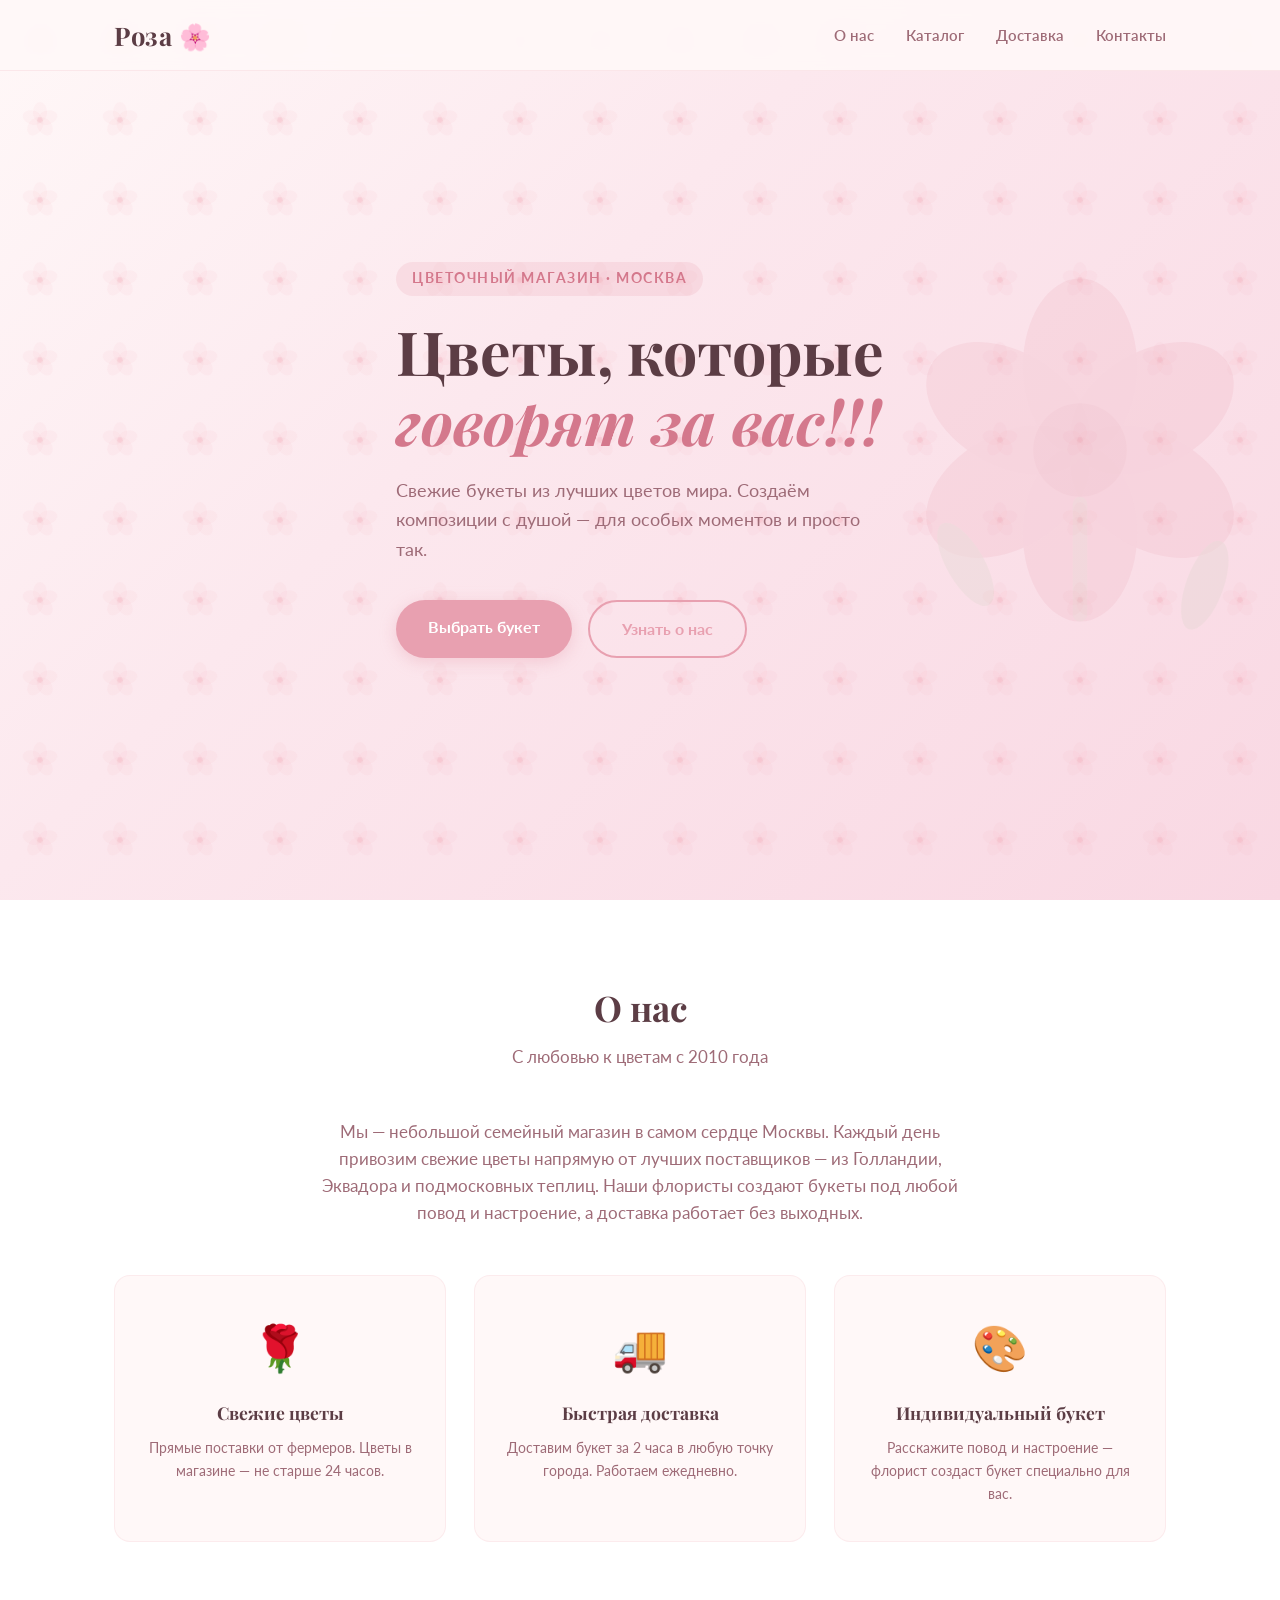
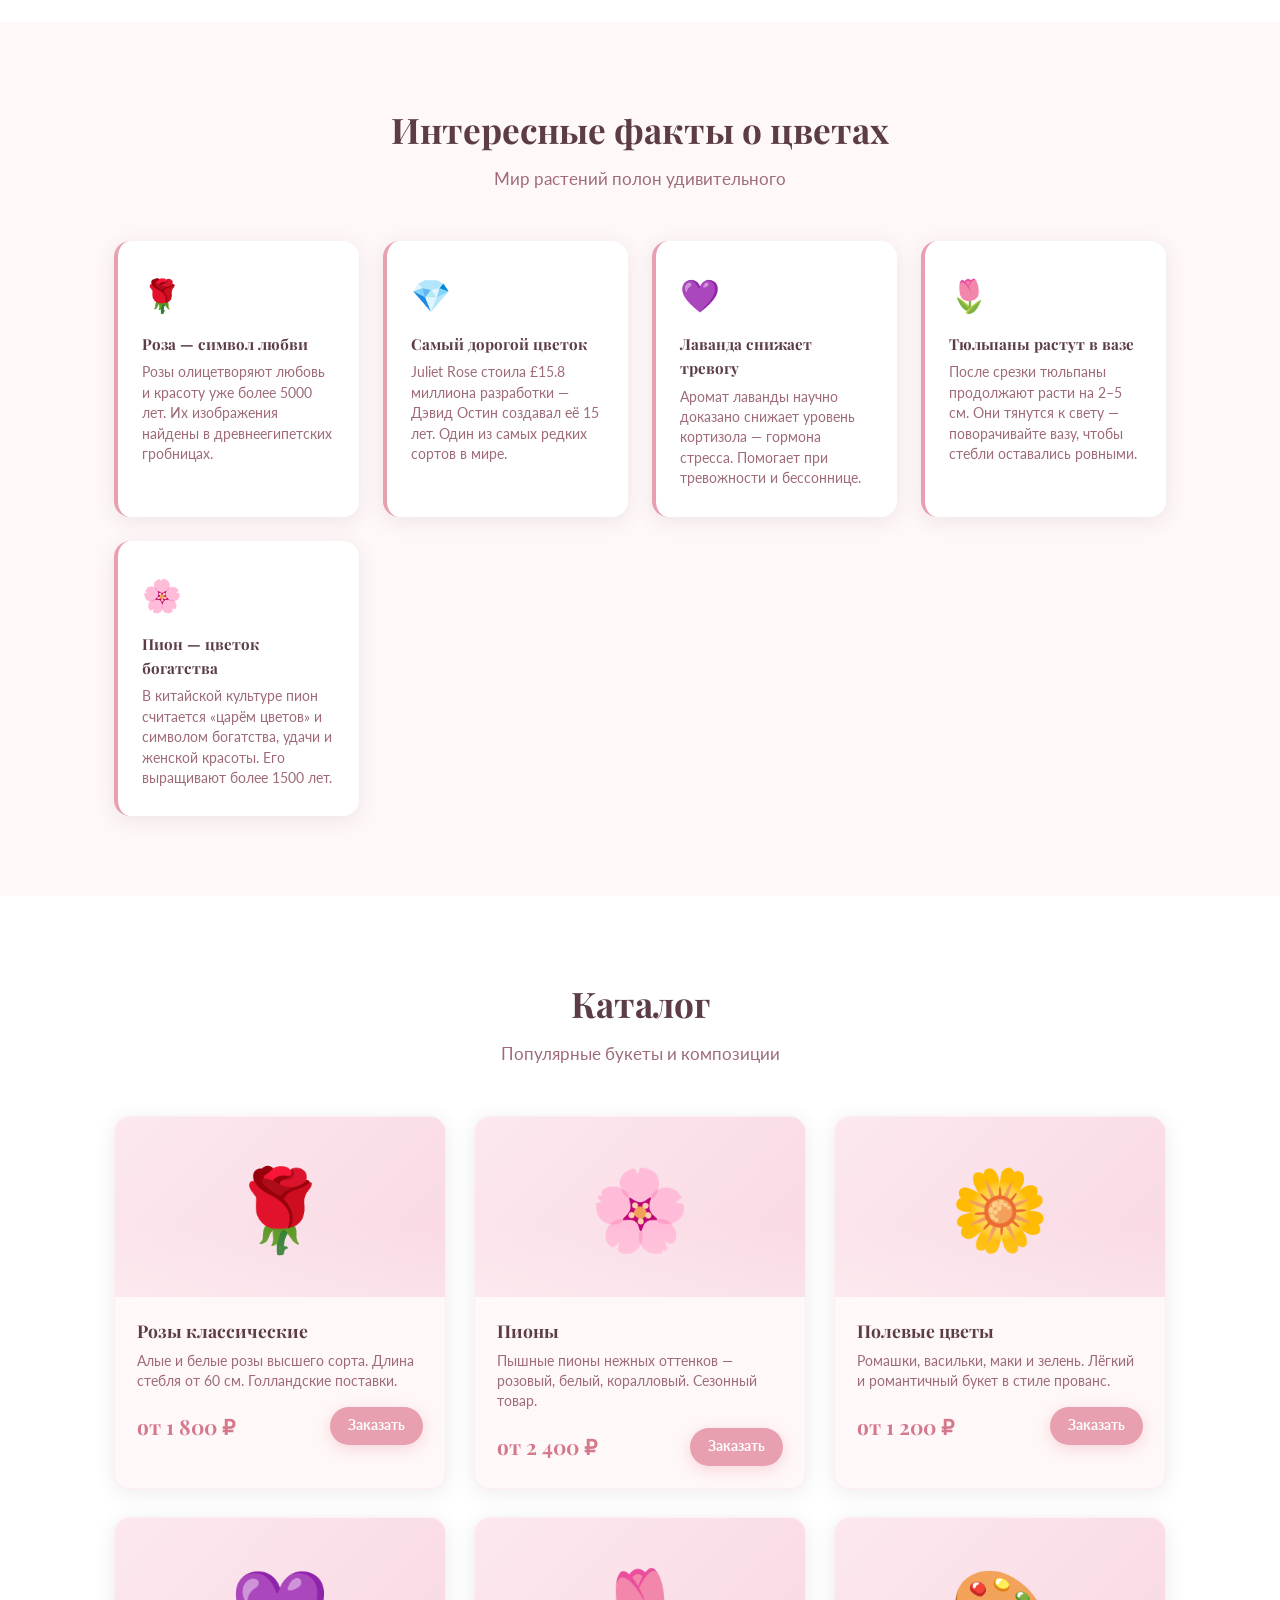
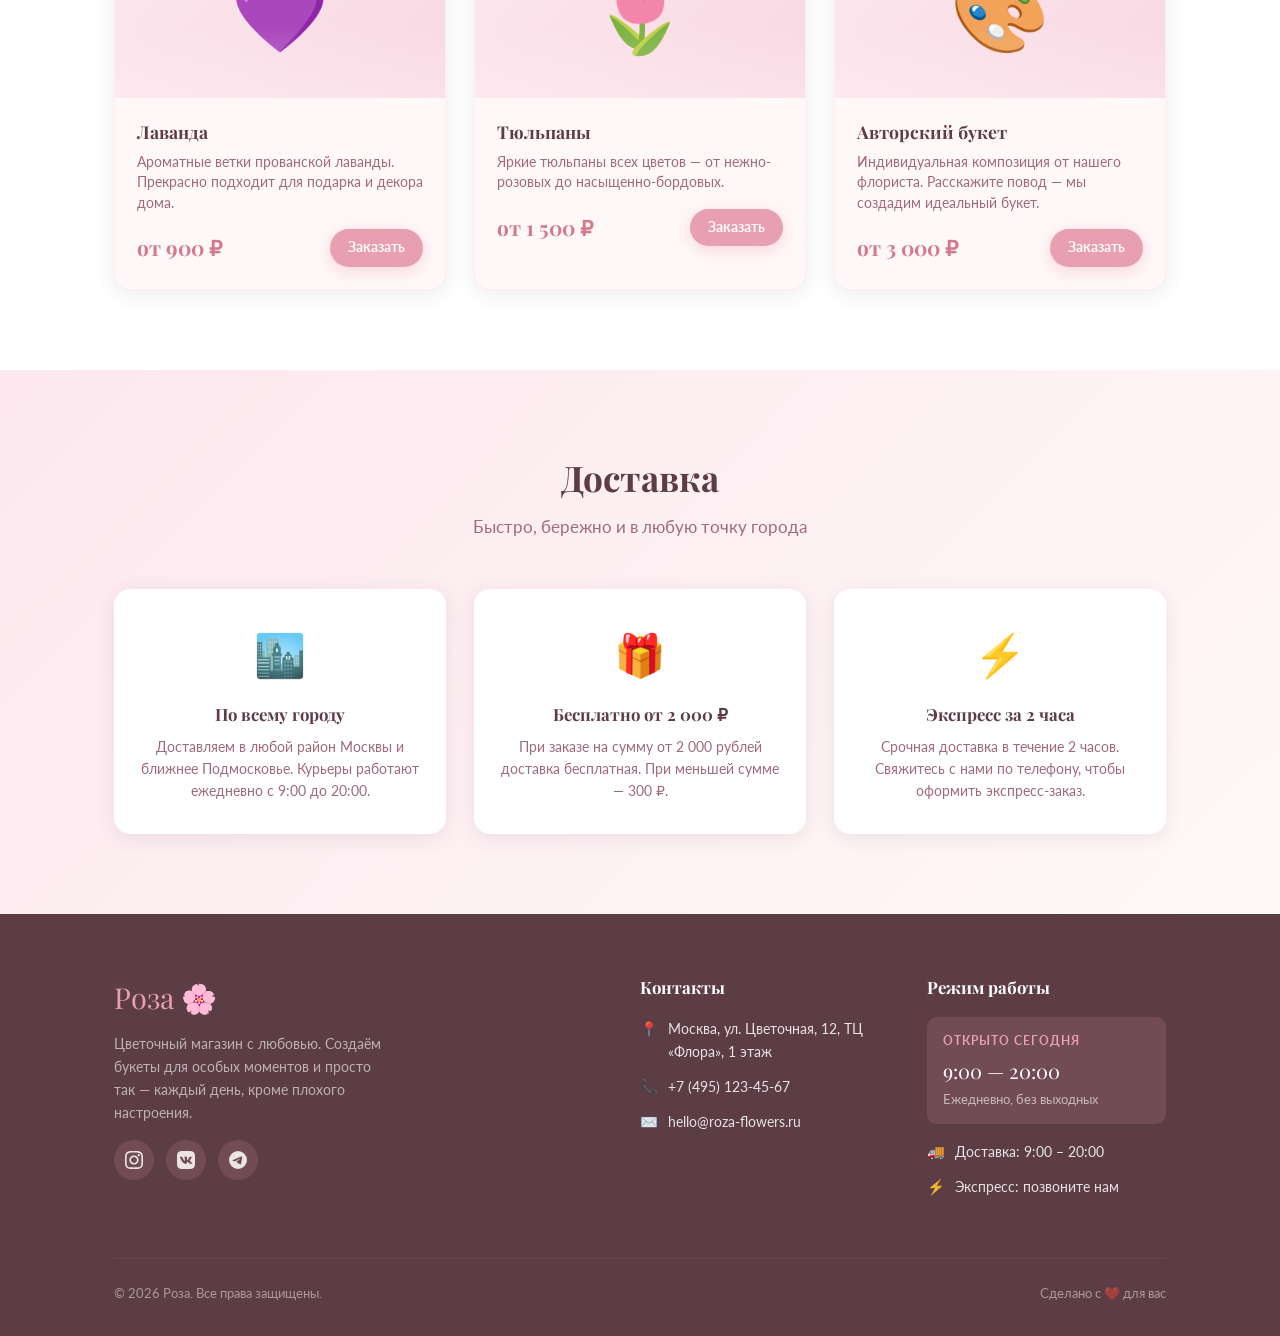
<file: index.html>
<!DOCTYPE html>
<html lang="ru">
<head>
  <meta charset="UTF-8" />
  <meta name="viewport" content="width=device-width, initial-scale=1.0" />
  <title>Белая Роза — Цветочный магазин!</title>
  <meta name="description" content="Цветочный магазин Роза — свежие букеты, быстрая доставка, индивидуальный подход. Работаем ежедневно с 9:00 до 20:00." />
  <link rel="preconnect" href="https://fonts.googleapis.com" />
  <link rel="preconnect" href="https://fonts.gstatic.com" crossorigin />
  <link href="https://fonts.googleapis.com/css2?family=Playfair+Display:ital,wght@0,400;0,700;1,400&family=Lato:wght@400;600;700&display=swap" rel="stylesheet" />
  <link rel="stylesheet" href="style.css" />
</head>
<body>

  <!-- ===== NAVBAR ===== -->
  <header class="navbar" id="navbar">
    <div class="container navbar__inner">
      <a href="#hero" class="navbar__logo">Роза <span>🌸</span></a>
      <nav>
        <ul class="navbar__nav" id="navMenu">
          <li><a href="#about">О нас</a></li>
          <li><a href="#catalog">Каталог</a></li>
          <li><a href="#delivery">Доставка</a></li>
          <li><a href="#contacts">Контакты</a></li>
        </ul>
      </nav>
      <button class="navbar__burger" id="navBurger" aria-label="Открыть меню" aria-expanded="false" aria-controls="navMenu">
        <span></span><span></span><span></span>
      </button>
    </div>
  </header>

  <!-- ===== HERO ===== -->
  <section class="hero" id="hero">
    <div class="container">
      <div class="hero__content">
        <span class="hero__tag">Цветочный магазин · Москва</span>
        <h1 class="hero__title">
          Цветы, которые<br />
          <em>говорят за вас!!!</em>
        </h1>
        <p class="hero__subtitle">
          Свежие букеты из лучших цветов мира. Создаём композиции с душой — для особых моментов и просто так.
        </p>
        <div class="hero__actions">
          <a href="#catalog" class="btn btn-primary">Выбрать букет</a>
          <a href="#about" class="btn btn-outline">Узнать о нас</a>
        </div>
      </div>
    </div>
    <!-- Decorative SVG -->
    <svg class="hero__decor" viewBox="0 0 500 500" xmlns="http://www.w3.org/2000/svg" aria-hidden="true">
      <g fill="#e8a0b0">
        <!-- Large rose shape -->
        <ellipse cx="250" cy="170" rx="55" ry="85" opacity="0.9" transform="rotate(0 250 250)"/>
        <ellipse cx="250" cy="170" rx="55" ry="85" opacity="0.9" transform="rotate(60 250 250)"/>
        <ellipse cx="250" cy="170" rx="55" ry="85" opacity="0.9" transform="rotate(120 250 250)"/>
        <ellipse cx="250" cy="170" rx="55" ry="85" opacity="0.9" transform="rotate(180 250 250)"/>
        <ellipse cx="250" cy="170" rx="55" ry="85" opacity="0.9" transform="rotate(240 250 250)"/>
        <ellipse cx="250" cy="170" rx="55" ry="85" opacity="0.9" transform="rotate(300 250 250)"/>
        <circle cx="250" cy="250" r="45" fill="#d4788c" opacity="0.7"/>
        <!-- Leaves -->
        <ellipse cx="140" cy="360" rx="18" ry="45" fill="#b0c8a0" opacity="0.6" transform="rotate(-30 140 360)"/>
        <ellipse cx="370" cy="380" rx="18" ry="45" fill="#b0c8a0" opacity="0.6" transform="rotate(20 370 380)"/>
        <!-- Stem -->
        <rect x="243" y="295" width="14" height="120" rx="7" fill="#b0c8a0" opacity="0.5"/>
      </g>
    </svg>
  </section>

  <!-- ===== ABOUT ===== -->
  <section class="about" id="about">
    <div class="container">
      <h2 class="section-title">О нас</h2>
      <p class="section-subtitle">С любовью к цветам с 2010 года</p>
      <p class="about__text">
        Мы — небольшой семейный магазин в самом сердце Москвы. Каждый день привозим свежие цветы напрямую от лучших поставщиков — из Голландии, Эквадора и подмосковных теплиц. Наши флористы создают букеты под любой повод и настроение, а доставка работает без выходных.
      </p>
      <div class="about__features">
        <div class="feature-card">
          <div class="feature-card__icon">🌹</div>
          <h3 class="feature-card__title">Свежие цветы</h3>
          <p class="feature-card__text">Прямые поставки от фермеров. Цветы в магазине — не старше 24 часов.</p>
        </div>
        <div class="feature-card">
          <div class="feature-card__icon">🚚</div>
          <h3 class="feature-card__title">Быстрая доставка</h3>
          <p class="feature-card__text">Доставим букет за 2 часа в любую точку города. Работаем ежедневно.</p>
        </div>
        <div class="feature-card">
          <div class="feature-card__icon">🎨</div>
          <h3 class="feature-card__title">Индивидуальный букет</h3>
          <p class="feature-card__text">Расскажите повод и настроение — флорист создаст букет специально для вас.</p>
        </div>
      </div>
    </div>
  </section>

  <!-- ===== FACTS ===== -->
  <section class="facts" id="facts">
    <div class="container">
      <h2 class="section-title">Интересные факты о цветах</h2>
      <p class="section-subtitle">Мир растений полон удивительного</p>
      <div class="facts__grid">
        <div class="fact-card">
          <div class="fact-card__emoji">🌹</div>
          <div class="fact-card__title">Роза — символ любви</div>
          <p class="fact-card__text">Розы олицетворяют любовь и красоту уже более 5000 лет. Их изображения найдены в древнеегипетских гробницах.</p>
        </div>
        <div class="fact-card">
          <div class="fact-card__emoji">💎</div>
          <div class="fact-card__title">Самый дорогой цветок</div>
          <p class="fact-card__text">Juliet Rose стоила £15.8 миллиона разработки — Дэвид Остин создавал её 15 лет. Один из самых редких сортов в мире.</p>
        </div>
        <div class="fact-card">
          <div class="fact-card__emoji">💜</div>
          <div class="fact-card__title">Лаванда снижает тревогу</div>
          <p class="fact-card__text">Аромат лаванды научно доказано снижает уровень кортизола — гормона стресса. Помогает при тревожности и бессоннице.</p>
        </div>
        <div class="fact-card">
          <div class="fact-card__emoji">🌷</div>
          <div class="fact-card__title">Тюльпаны растут в вазе</div>
          <p class="fact-card__text">После срезки тюльпаны продолжают расти на 2–5 см. Они тянутся к свету — поворачивайте вазу, чтобы стебли оставались ровными.</p>
        </div>
        <div class="fact-card">
          <div class="fact-card__emoji">🌸</div>
          <div class="fact-card__title">Пион — цветок богатства</div>
          <p class="fact-card__text">В китайской культуре пион считается «царём цветов» и символом богатства, удачи и женской красоты. Его выращивают более 1500 лет.</p>
        </div>
      </div>
    </div>
  </section>

  <!-- ===== CATALOG ===== -->
  <section class="catalog" id="catalog">
    <div class="container">
      <h2 class="section-title">Каталог</h2>
      <p class="section-subtitle">Популярные букеты и композиции</p>
      <div class="catalog__grid">

        <div class="product-card">
          <div class="product-card__image">🌹</div>
          <div class="product-card__body">
            <h3 class="product-card__name">Розы классические</h3>
            <p class="product-card__desc">Алые и белые розы высшего сорта. Длина стебля от 60 см. Голландские поставки.</p>
            <div class="product-card__footer">
              <span class="product-card__price">от 1 800 ₽</span>
              <a href="#contacts" class="btn btn-primary product-card__btn">Заказать</a>
            </div>
          </div>
        </div>

        <div class="product-card">
          <div class="product-card__image">🌸</div>
          <div class="product-card__body">
            <h3 class="product-card__name">Пионы</h3>
            <p class="product-card__desc">Пышные пионы нежных оттенков — розовый, белый, коралловый. Сезонный товар.</p>
            <div class="product-card__footer">
              <span class="product-card__price">от 2 400 ₽</span>
              <a href="#contacts" class="btn btn-primary product-card__btn">Заказать</a>
            </div>
          </div>
        </div>

        <div class="product-card">
          <div class="product-card__image">🌼</div>
          <div class="product-card__body">
            <h3 class="product-card__name">Полевые цветы</h3>
            <p class="product-card__desc">Ромашки, васильки, маки и зелень. Лёгкий и романтичный букет в стиле прованс.</p>
            <div class="product-card__footer">
              <span class="product-card__price">от 1 200 ₽</span>
              <a href="#contacts" class="btn btn-primary product-card__btn">Заказать</a>
            </div>
          </div>
        </div>

        <div class="product-card">
          <div class="product-card__image">💜</div>
          <div class="product-card__body">
            <h3 class="product-card__name">Лаванда</h3>
            <p class="product-card__desc">Ароматные ветки прованской лаванды. Прекрасно подходит для подарка и декора дома.</p>
            <div class="product-card__footer">
              <span class="product-card__price">от 900 ₽</span>
              <a href="#contacts" class="btn btn-primary product-card__btn">Заказать</a>
            </div>
          </div>
        </div>

        <div class="product-card">
          <div class="product-card__image">🌷</div>
          <div class="product-card__body">
            <h3 class="product-card__name">Тюльпаны</h3>
            <p class="product-card__desc">Яркие тюльпаны всех цветов — от нежно-розовых до насыщенно-бордовых.</p>
            <div class="product-card__footer">
              <span class="product-card__price">от 1 500 ₽</span>
              <a href="#contacts" class="btn btn-primary product-card__btn">Заказать</a>
            </div>
          </div>
        </div>

        <div class="product-card">
          <div class="product-card__image">🎨</div>
          <div class="product-card__body">
            <h3 class="product-card__name">Авторский букет</h3>
            <p class="product-card__desc">Индивидуальная композиция от нашего флориста. Расскажите повод — мы создадим идеальный букет.</p>
            <div class="product-card__footer">
              <span class="product-card__price">от 3 000 ₽</span>
              <a href="#contacts" class="btn btn-primary product-card__btn">Заказать</a>
            </div>
          </div>
        </div>

      </div>
    </div>
  </section>

  <!-- ===== DELIVERY ===== -->
  <section class="delivery" id="delivery">
    <div class="container">
      <h2 class="section-title">Доставка</h2>
      <p class="section-subtitle">Быстро, бережно и в любую точку города</p>
      <div class="delivery__grid">
        <div class="delivery-card">
          <div class="delivery-card__icon">🏙️</div>
          <h3 class="delivery-card__title">По всему городу</h3>
          <p class="delivery-card__text">Доставляем в любой район Москвы и ближнее Подмосковье. Курьеры работают ежедневно с 9:00 до 20:00.</p>
        </div>
        <div class="delivery-card">
          <div class="delivery-card__icon">🎁</div>
          <h3 class="delivery-card__title">Бесплатно от 2 000 ₽</h3>
          <p class="delivery-card__text">При заказе на сумму от 2 000 рублей доставка бесплатная. При меньшей сумме — 300 ₽.</p>
        </div>
        <div class="delivery-card">
          <div class="delivery-card__icon">⚡</div>
          <h3 class="delivery-card__title">Экспресс за 2 часа</h3>
          <p class="delivery-card__text">Срочная доставка в течение 2 часов. Свяжитесь с нами по телефону, чтобы оформить экспресс-заказ.</p>
        </div>
      </div>
    </div>
  </section>

  <!-- ===== FOOTER / CONTACTS ===== -->
  <footer class="footer" id="contacts">
    <div class="container">
      <div class="footer__grid">

        <!-- Brand -->
        <div>
          <div class="footer__brand-name">Роза 🌸</div>
          <p class="footer__brand-text">Цветочный магазин с любовью. Создаём букеты для особых моментов и просто так — каждый день, кроме плохого настроения.</p>
          <div class="footer__socials">
            <!-- Instagram -->
            <a href="#" class="footer__social-link" aria-label="Instagram">
              <svg viewBox="0 0 24 24" xmlns="http://www.w3.org/2000/svg">
                <path d="M12 2.163c3.204 0 3.584.012 4.85.07 3.252.148 4.771 1.691 4.919 4.919.058 1.265.069 1.645.069 4.849 0 3.205-.012 3.584-.069 4.849-.149 3.225-1.664 4.771-4.919 4.919-1.266.058-1.644.07-4.85.07-3.204 0-3.584-.012-4.849-.07-3.26-.149-4.771-1.699-4.919-4.92-.058-1.265-.07-1.644-.07-4.849 0-3.204.013-3.583.07-4.849.149-3.227 1.664-4.771 4.919-4.919 1.266-.057 1.645-.069 4.849-.069zm0-2.163c-3.259 0-3.667.014-4.947.072-4.358.2-6.78 2.618-6.98 6.98-.059 1.281-.073 1.689-.073 4.948 0 3.259.014 3.668.072 4.948.2 4.358 2.618 6.78 6.98 6.98 1.281.058 1.689.072 4.948.072 3.259 0 3.668-.014 4.948-.072 4.354-.2 6.782-2.618 6.979-6.98.059-1.28.073-1.689.073-4.948 0-3.259-.014-3.667-.072-4.947-.196-4.354-2.617-6.78-6.979-6.98-1.281-.059-1.69-.073-4.949-.073zm0 5.838c-3.403 0-6.162 2.759-6.162 6.162s2.759 6.163 6.162 6.163 6.162-2.759 6.162-6.163c0-3.403-2.759-6.162-6.162-6.162zm0 10.162c-2.209 0-4-1.79-4-4 0-2.209 1.791-4 4-4s4 1.791 4 4c0 2.21-1.791 4-4 4zm6.406-11.845c-.796 0-1.441.645-1.441 1.44s.645 1.44 1.441 1.44c.795 0 1.439-.645 1.439-1.44s-.644-1.44-1.439-1.44z"/>
              </svg>
            </a>
            <!-- VK -->
            <a href="#" class="footer__social-link" aria-label="ВКонтакте">
              <svg viewBox="0 0 24 24" xmlns="http://www.w3.org/2000/svg">
                <path d="M15.684 0H8.316C1.592 0 0 1.592 0 8.316v7.368C0 22.408 1.592 24 8.316 24h7.368C22.408 24 24 22.408 24 15.684V8.316C24 1.592 22.408 0 15.684 0zm3.692 17.123h-1.744c-.66 0-.864-.525-2.05-1.727-1.033-1-1.49-1.135-1.744-1.135-.356 0-.458.102-.458.593v1.575c0 .424-.135.678-1.253.678-1.846 0-3.896-1.118-5.335-3.202C4.624 10.857 4.03 8.57 4.03 8.096c0-.254.102-.491.593-.491h1.744c.44 0 .61.203.78.677.863 2.49 2.303 4.675 2.896 4.675.22 0 .322-.102.322-.66V9.721c-.068-1.186-.695-1.287-.695-1.71 0-.203.17-.407.44-.407h2.744c.373 0 .508.203.508.643v3.473c0 .372.17.508.271.508.22 0 .407-.136.813-.542 1.254-1.406 2.151-3.574 2.151-3.574.119-.254.322-.491.763-.491h1.744c.525 0 .644.27.525.643-.22 1.017-2.354 4.031-2.354 4.031-.186.305-.254.44 0 .78.186.254.796.779 1.203 1.253.745.847 1.32 1.558 1.473 2.05.17.49-.085.744-.576.744z"/>
              </svg>
            </a>
            <!-- Telegram -->
            <a href="#" class="footer__social-link" aria-label="Telegram">
              <svg viewBox="0 0 24 24" xmlns="http://www.w3.org/2000/svg">
                <path d="M11.944 0A12 12 0 0 0 0 12a12 12 0 0 0 12 12 12 12 0 0 0 12-12A12 12 0 0 0 12 0a12 12 0 0 0-.056 0zm4.962 7.224c.1-.002.321.023.465.14a.506.506 0 0 1 .171.325c.016.093.036.306.02.472-.18 1.898-.962 6.502-1.36 8.627-.168.9-.499 1.201-.82 1.23-.696.065-1.225-.46-1.9-.902-1.056-.693-1.653-1.124-2.678-1.8-1.185-.78-.417-1.21.258-1.91.177-.184 3.247-2.977 3.307-3.23.007-.032.014-.15-.056-.212s-.174-.041-.249-.024c-.106.024-1.793 1.14-5.061 3.345-.48.33-.913.49-1.302.48-.428-.008-1.252-.241-1.865-.44-.752-.245-1.349-.374-1.297-.789.027-.216.325-.437.893-.663 3.498-1.524 5.83-2.529 6.998-3.014 3.332-1.386 4.025-1.627 4.476-1.635z"/>
              </svg>
            </a>
          </div>
        </div>

        <!-- Contacts -->
        <div>
          <h4 class="footer__title">Контакты</h4>
          <div class="footer__info-item">
            <span>📍</span>
            <span>Москва, ул. Цветочная, 12, ТЦ «Флора», 1 этаж</span>
          </div>
          <div class="footer__info-item">
            <span>📞</span>
            <a href="tel:+74951234567">+7 (495) 123-45-67</a>
          </div>
          <div class="footer__info-item">
            <span>✉️</span>
            <a href="mailto:hello@roza-flowers.ru">hello@roza-flowers.ru</a>
          </div>
        </div>

        <!-- Hours -->
        <div>
          <h4 class="footer__title">Режим работы</h4>
          <div class="footer__hours">
            <div class="footer__hours-label">Открыто сегодня</div>
            <div class="footer__hours-time">9:00 — 20:00</div>
            <div class="footer__hours-days">Ежедневно, без выходных</div>
          </div>
          <div class="footer__info-item">
            <span>🚚</span>
            <span>Доставка: 9:00 – 20:00</span>
          </div>
          <div class="footer__info-item">
            <span>⚡</span>
            <span>Экспресс: позвоните нам</span>
          </div>
        </div>

      </div>

      <div class="footer__bottom">
        <span>© 2026 Роза. Все права защищены.</span>
        <span>Сделано с ❤️ для вас</span>
      </div>
    </div>
  </footer>

  <!-- ===== JS ===== -->
  <script>
    // Плавный скролл по якорям
    document.querySelectorAll('a[href^="#"]').forEach(link => {
      link.addEventListener('click', function (e) {
        const target = document.querySelector(this.getAttribute('href'));
        if (target) {
          e.preventDefault();
          target.scrollIntoView({ behavior: 'smooth', block: 'start' });
        }
      });
    });

    // Активная ссылка при скролле + тень navbar
    const navbar = document.getElementById('navbar');
    const navLinks = document.querySelectorAll('.navbar__nav a');
    const sections = document.querySelectorAll('section[id]');

    function onScroll() {
      // Тень навбара при скролле
      if (window.scrollY > 20) {
        navbar.classList.add('scrolled');
      } else {
        navbar.classList.remove('scrolled');
      }

      // Определяем текущую секцию
      let current = '';
      sections.forEach(section => {
        const top = section.offsetTop - 90;
        if (window.scrollY >= top) {
          current = section.getAttribute('id');
        }
      });

      navLinks.forEach(link => {
        link.classList.remove('active');
        if (link.getAttribute('href') === '#' + current) {
          link.classList.add('active');
        }
      });
    }

    window.addEventListener('scroll', onScroll, { passive: true });
    onScroll();

    // Бургер-меню
    const burger = document.getElementById('navBurger');
    const navMenu = document.getElementById('navMenu');

    burger.addEventListener('click', () => {
      const isOpen = navMenu.classList.toggle('open');
      burger.classList.toggle('open', isOpen);
      burger.setAttribute('aria-expanded', isOpen);
    });

    // Закрытие меню при клике на ссылку
    navMenu.querySelectorAll('a').forEach(link => {
      link.addEventListener('click', () => {
        navMenu.classList.remove('open');
        burger.classList.remove('open');
        burger.setAttribute('aria-expanded', 'false');
      });
    });
  </script>

</body>
</html>
</file>
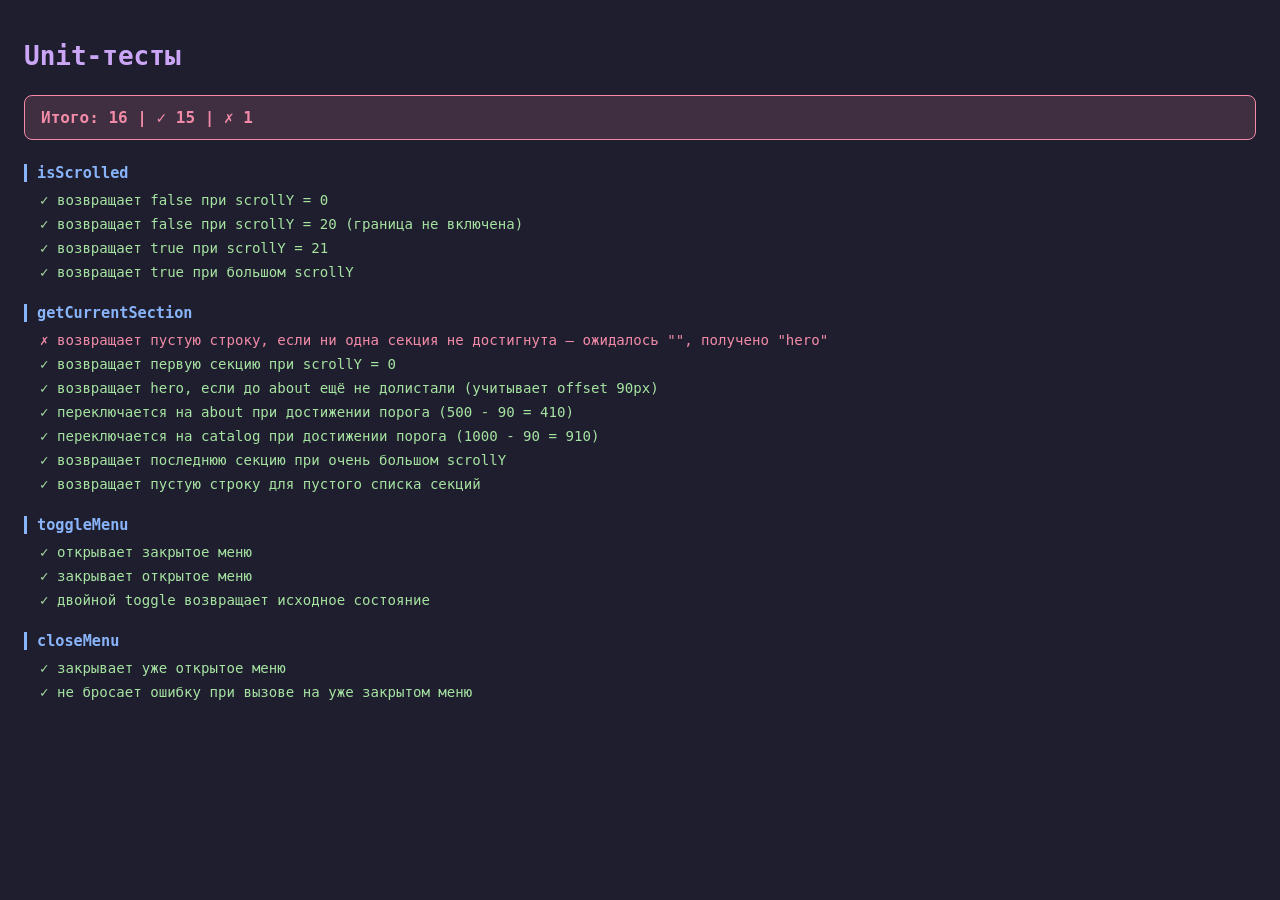
<file: tests/index.html>
<!DOCTYPE html>
<html lang="ru">
<head>
  <meta charset="UTF-8" />
  <title>Тесты — Роза</title>
  <style>
    body { font-family: monospace; background: #1e1e2e; color: #cdd6f4; margin: 0; padding: 24px; }
    h1 { color: #cba6f7; margin-bottom: 24px; }
    h2 { color: #89b4fa; font-size: 0.95rem; margin: 20px 0 6px; border-left: 3px solid #89b4fa; padding-left: 10px; }
    .test { padding: 4px 0 4px 16px; font-size: 0.88rem; }
    .pass { color: #a6e3a1; }
    .fail { color: #f38ba8; }
    .summary { font-size: 1rem; font-weight: bold; padding: 12px 16px; border-radius: 8px; margin-bottom: 24px; }
    .all-pass { background: rgba(166,227,161,0.15); color: #a6e3a1; border: 1px solid #a6e3a1; }
    .has-failures { background: rgba(243,139,168,0.15); color: #f38ba8; border: 1px solid #f38ba8; }
  </style>
</head>
<body>
  <h1>Unit-тесты</h1>
  <div id="output"></div>

  <script src="logic.js"></script>
  <script src="runner.js"></script>
  <script src="logic.test.js"></script>
</body>
</html>
</file>
<file: style.css>
/* ===== CSS VARIABLES ===== */
:root {
  --color-bg: #fff8f8;
  --color-accent: #e8a0b0;
  --color-accent-dark: #d4788c;
  --color-dark: #5c3d45;
  --color-muted: #9e6b77;
  --color-white: #ffffff;
  --color-card-bg: #fff0f3;
  --font-heading: 'Playfair Display', serif;
  --font-body: 'Lato', sans-serif;
  --shadow: 0 4px 20px rgba(92, 61, 69, 0.1);
  --shadow-hover: 0 8px 32px rgba(92, 61, 69, 0.18);
  --radius: 16px;
  --transition: 0.3s ease;
}

/* ===== RESET & BASE ===== */
*, *::before, *::after {
  box-sizing: border-box;
  margin: 0;
  padding: 0;
}

html {
  scroll-behavior: smooth;
}

body {
  font-family: var(--font-body);
  background-color: var(--color-bg);
  color: var(--color-dark);
  line-height: 1.6;
  overflow-x: hidden;
}

a {
  text-decoration: none;
  color: inherit;
}

img {
  max-width: 100%;
  display: block;
}

/* ===== TYPOGRAPHY ===== */
h1, h2, h3, h4 {
  font-family: var(--font-heading);
  color: var(--color-dark);
}

.section-title {
  font-size: 2.2rem;
  text-align: center;
  margin-bottom: 0.5rem;
}

.section-subtitle {
  text-align: center;
  color: var(--color-muted);
  font-size: 1.05rem;
  margin-bottom: 3rem;
}

/* ===== LAYOUT ===== */
.container {
  max-width: 1100px;
  margin: 0 auto;
  padding: 0 24px;
}

section {
  padding: 80px 0;
}

section[id], footer[id] {
  scroll-margin-top: 70px;
}

/* ===== BUTTONS ===== */
.btn {
  display: inline-block;
  padding: 14px 32px;
  border-radius: 50px;
  font-family: var(--font-body);
  font-size: 1rem;
  font-weight: 700;
  cursor: pointer;
  border: none;
  transition: transform var(--transition), box-shadow var(--transition), background var(--transition);
}

.btn-primary {
  background: var(--color-accent);
  color: var(--color-white);
  box-shadow: 0 4px 16px rgba(232, 160, 176, 0.4);
}

.btn-primary:hover {
  background: var(--color-accent-dark);
  transform: translateY(-2px);
  box-shadow: 0 8px 24px rgba(232, 160, 176, 0.5);
}

.btn:focus-visible {
  outline: 3px solid var(--color-accent-dark);
  outline-offset: 3px;
}

.btn-outline {
  background: transparent;
  color: var(--color-accent);
  border: 2px solid var(--color-accent);
}

.btn-outline:hover {
  background: var(--color-accent);
  color: var(--color-white);
  transform: translateY(-2px);
}

/* ===== NAVBAR ===== */
.navbar {
  position: fixed;
  top: 0;
  left: 0;
  width: 100%;
  z-index: 100;
  background: rgba(255, 248, 248, 0.92);
  backdrop-filter: blur(10px);
  border-bottom: 1px solid rgba(232, 160, 176, 0.2);
  transition: box-shadow var(--transition);
}

.navbar.scrolled {
  box-shadow: 0 2px 20px rgba(92, 61, 69, 0.1);
}

.navbar__inner {
  display: flex;
  align-items: center;
  justify-content: space-between;
  height: 70px;
}

.navbar__logo {
  font-family: var(--font-heading);
  font-size: 1.6rem;
  color: var(--color-dark);
  font-weight: 700;
  letter-spacing: 0.5px;
}

.navbar__logo span {
  color: var(--color-accent);
}

.navbar__nav {
  display: flex;
  gap: 32px;
  list-style: none;
}

.navbar__nav a {
  font-size: 0.95rem;
  font-weight: 600;
  color: var(--color-muted);
  transition: color var(--transition);
  position: relative;
}

.navbar__nav a:focus-visible {
  outline: 2px solid var(--color-accent-dark);
  outline-offset: 4px;
  border-radius: 4px;
}

.navbar__nav a::after {
  content: '';
  position: absolute;
  bottom: -3px;
  left: 0;
  width: 0;
  height: 2px;
  background: var(--color-accent);
  transition: width var(--transition);
}

.navbar__nav a:hover,
.navbar__nav a.active {
  color: var(--color-dark);
}

.navbar__nav a:hover::after,
.navbar__nav a.active::after {
  width: 100%;
}

/* ===== HERO ===== */
.hero {
  min-height: 100vh;
  display: flex;
  align-items: center;
  position: relative;
  overflow: hidden;
  padding: 100px 0 80px;
  background: linear-gradient(135deg, #fff8f8 0%, #fce8ee 40%, #f9d8e3 100%);
}

/* SVG rose pattern background */
.hero::before {
  content: '';
  position: absolute;
  inset: 0;
  background-image: url("data:image/svg+xml,%3Csvg xmlns='http://www.w3.org/2000/svg' width='80' height='80' viewBox='0 0 80 80'%3E%3Ccircle cx='40' cy='40' r='3' fill='%23e8a0b0' opacity='0.15'/%3E%3Cellipse cx='40' cy='32' rx='7' ry='10' fill='%23e8a0b0' opacity='0.08' transform='rotate(0 40 40)'/%3E%3Cellipse cx='40' cy='32' rx='7' ry='10' fill='%23e8a0b0' opacity='0.08' transform='rotate(72 40 40)'/%3E%3Cellipse cx='40' cy='32' rx='7' ry='10' fill='%23e8a0b0' opacity='0.08' transform='rotate(144 40 40)'/%3E%3Cellipse cx='40' cy='32' rx='7' ry='10' fill='%23e8a0b0' opacity='0.08' transform='rotate(216 40 40)'/%3E%3Cellipse cx='40' cy='32' rx='7' ry='10' fill='%23e8a0b0' opacity='0.08' transform='rotate(288 40 40)'/%3E%3C/svg%3E");
  pointer-events: none;
}

.hero__content {
  position: relative;
  z-index: 1;
  max-width: 620px;
  animation: fadeInUp 0.9s ease both;
}

.hero__tag {
  display: inline-block;
  background: rgba(232, 160, 176, 0.2);
  color: var(--color-accent-dark);
  font-size: 0.85rem;
  font-weight: 700;
  letter-spacing: 1.5px;
  text-transform: uppercase;
  padding: 6px 16px;
  border-radius: 50px;
  margin-bottom: 20px;
}

.hero__title {
  font-size: clamp(2.4rem, 5vw, 3.8rem);
  line-height: 1.15;
  margin-bottom: 20px;
  color: var(--color-dark);
}

.hero__title em {
  font-style: italic;
  color: var(--color-accent-dark);
}

.hero__subtitle {
  font-size: 1.15rem;
  color: var(--color-muted);
  margin-bottom: 36px;
  max-width: 480px;
}

.hero__actions {
  display: flex;
  gap: 16px;
  flex-wrap: wrap;
}

/* Decorative flower */
.hero__decor {
  position: absolute;
  right: -60px;
  top: 50%;
  transform: translateY(-50%);
  width: 520px;
  height: 520px;
  opacity: 0.18;
  pointer-events: none;
  animation: floatY 6s ease-in-out infinite;
}

@media (max-width: 900px) {
  .hero__decor {
    display: none;
  }
}

@keyframes floatY {
  0%, 100% { transform: translateY(-50%) translateX(0); }
  50% { transform: translateY(-52%) translateX(-10px); }
}

/* ===== @KEYFRAMES ===== */
@keyframes fadeInUp {
  from {
    opacity: 0;
    transform: translateY(30px);
  }
  to {
    opacity: 1;
    transform: translateY(0);
  }
}

/* ===== ABOUT ===== */
.about {
  background: var(--color-white);
}

.about__text {
  text-align: center;
  max-width: 680px;
  margin: 0 auto 3rem;
  color: var(--color-muted);
  font-size: 1.05rem;
}

.about__features {
  display: grid;
  grid-template-columns: repeat(3, 1fr);
  gap: 28px;
}

.feature-card {
  background: var(--color-bg);
  border-radius: var(--radius);
  padding: 36px 28px;
  text-align: center;
  transition: transform var(--transition), box-shadow var(--transition);
  border: 1px solid rgba(232, 160, 176, 0.15);
}

.feature-card:hover {
  transform: translateY(-4px);
  box-shadow: var(--shadow-hover);
}

.feature-card__icon {
  font-size: 2.8rem;
  margin-bottom: 16px;
}

.feature-card__title {
  font-size: 1.1rem;
  margin-bottom: 8px;
  color: var(--color-dark);
}

.feature-card__text {
  font-size: 0.9rem;
  color: var(--color-muted);
}

/* ===== FACTS ===== */
.facts {
  background: var(--color-bg);
}

.facts__grid {
  display: grid;
  grid-template-columns: repeat(auto-fit, minmax(200px, 1fr));
  gap: 24px;
}

.fact-card {
  background: var(--color-white);
  border-radius: var(--radius);
  padding: 28px 24px;
  border-left: 4px solid var(--color-accent);
  box-shadow: var(--shadow);
  transition: transform var(--transition), box-shadow var(--transition);
}

.fact-card:hover {
  transform: translateY(-4px);
  box-shadow: var(--shadow-hover);
}

.fact-card__emoji {
  font-size: 2rem;
  margin-bottom: 12px;
}

.fact-card__title {
  font-size: 0.95rem;
  font-weight: 700;
  color: var(--color-dark);
  margin-bottom: 6px;
  font-family: var(--font-heading);
}

.fact-card__text {
  font-size: 0.85rem;
  color: var(--color-muted);
  line-height: 1.5;
}

/* ===== CATALOG ===== */
.catalog {
  background: var(--color-white);
}

.catalog__grid {
  display: grid;
  grid-template-columns: repeat(3, 1fr);
  gap: 28px;
}

.product-card {
  background: var(--color-bg);
  border-radius: var(--radius);
  overflow: hidden;
  box-shadow: var(--shadow);
  transition: transform var(--transition), box-shadow var(--transition);
  border: 1px solid rgba(232, 160, 176, 0.1);
}

.product-card:hover {
  transform: translateY(-4px);
  box-shadow: var(--shadow-hover);
}

.product-card__image {
  height: 180px;
  display: flex;
  align-items: center;
  justify-content: center;
  font-size: 5rem;
  background: linear-gradient(135deg, #fce8ee, #f9d8e3);
  position: relative;
  overflow: hidden;
}

.product-card__image::after {
  content: '';
  position: absolute;
  inset: 0;
  background: linear-gradient(to bottom, transparent 60%, rgba(255,248,248,0.3));
}

.product-card__body {
  padding: 20px 22px 22px;
}

.product-card__name {
  font-size: 1.1rem;
  margin-bottom: 6px;
}

.product-card__desc {
  font-size: 0.85rem;
  color: var(--color-muted);
  margin-bottom: 16px;
  line-height: 1.5;
}

.product-card__footer {
  display: flex;
  align-items: center;
  justify-content: space-between;
}

.product-card__price {
  font-family: var(--font-heading);
  font-size: 1.3rem;
  color: var(--color-accent-dark);
  font-weight: 700;
}

.product-card__btn {
  padding: 8px 18px;
  font-size: 0.85rem;
}

/* ===== DELIVERY ===== */
.delivery {
  background: linear-gradient(135deg, #fce8ee 0%, #fff8f8 100%);
}

.delivery__grid {
  display: grid;
  grid-template-columns: repeat(3, 1fr);
  gap: 28px;
}

.delivery-card {
  background: var(--color-white);
  border-radius: var(--radius);
  padding: 32px 24px;
  text-align: center;
  box-shadow: var(--shadow);
  transition: transform var(--transition), box-shadow var(--transition);
}

.delivery-card:hover {
  transform: translateY(-4px);
  box-shadow: var(--shadow-hover);
}

.delivery-card__icon {
  font-size: 2.6rem;
  margin-bottom: 14px;
}

.delivery-card__title {
  font-size: 1.05rem;
  margin-bottom: 8px;
  color: var(--color-dark);
}

.delivery-card__text {
  font-size: 0.88rem;
  color: var(--color-muted);
  line-height: 1.55;
}

/* ===== FOOTER / CONTACTS ===== */
.footer {
  background: var(--color-dark);
  color: rgba(255,255,255,0.85);
  padding: 60px 0 32px;
}

.footer__grid {
  display: grid;
  grid-template-columns: 2fr 1fr 1fr;
  gap: 48px;
  margin-bottom: 48px;
}

.footer__brand-name {
  font-family: var(--font-heading);
  font-size: 1.8rem;
  color: var(--color-accent);
  margin-bottom: 12px;
}

.footer__brand-text {
  font-size: 0.9rem;
  opacity: 0.7;
  line-height: 1.6;
  max-width: 280px;
}

.footer__title {
  font-family: var(--font-heading);
  font-size: 1.05rem;
  color: var(--color-white);
  margin-bottom: 16px;
}

.footer__info-item {
  display: flex;
  gap: 10px;
  align-items: flex-start;
  margin-bottom: 12px;
  font-size: 0.9rem;
}

.footer__info-item a {
  color: inherit;
}

.footer__hours + .footer__info-item {
  margin-top: 16px;
}

.footer__info-item span:first-child {
  flex-shrink: 0;
}

.footer__hours {
  background: rgba(232, 160, 176, 0.15);
  border-radius: 10px;
  padding: 14px 16px;
  margin-top: 8px;
}

.footer__hours-label {
  font-size: 0.78rem;
  text-transform: uppercase;
  letter-spacing: 1px;
  color: var(--color-accent);
  font-weight: 700;
  margin-bottom: 4px;
}

.footer__hours-time {
  font-family: var(--font-heading);
  font-size: 1.25rem;
  color: var(--color-white);
}

.footer__hours-days {
  font-size: 0.82rem;
  opacity: 0.7;
  margin-top: 2px;
}

.footer__socials {
  display: flex;
  gap: 12px;
  margin-top: 16px;
}

.footer__social-link {
  width: 40px;
  height: 40px;
  border-radius: 50%;
  background: rgba(232, 160, 176, 0.15);
  display: flex;
  align-items: center;
  justify-content: center;
  transition: background var(--transition), transform var(--transition);
}

.footer__social-link:hover {
  background: var(--color-accent);
  transform: translateY(-2px);
}

.footer__social-link svg {
  width: 18px;
  height: 18px;
  fill: rgba(255,255,255,0.85);
}

.footer__bottom {
  border-top: 1px solid rgba(255,255,255,0.1);
  padding-top: 24px;
  display: flex;
  justify-content: space-between;
  align-items: center;
  font-size: 0.82rem;
  opacity: 0.55;
}

/* ===== BURGER ===== */
.navbar__burger {
  display: none;
  flex-direction: column;
  justify-content: center;
  gap: 5px;
  width: 40px;
  height: 40px;
  background: none;
  border: none;
  cursor: pointer;
  padding: 4px;
}

.navbar__burger span {
  display: block;
  height: 2px;
  background: var(--color-dark);
  border-radius: 2px;
  transition: transform var(--transition), opacity var(--transition);
}

.navbar__burger.open span:nth-child(1) {
  transform: translateY(7px) rotate(45deg);
}

.navbar__burger.open span:nth-child(2) {
  opacity: 0;
}

.navbar__burger.open span:nth-child(3) {
  transform: translateY(-7px) rotate(-45deg);
}

/* ===== RESPONSIVE ===== */
@media (max-width: 768px) {
  section {
    padding: 60px 0;
  }

  .section-title {
    font-size: 1.7rem;
  }

  .navbar__burger {
    display: flex;
  }

  .navbar__nav {
    display: none;
    position: absolute;
    top: 70px;
    left: 0;
    width: 100%;
    background: rgba(255, 248, 248, 0.97);
    backdrop-filter: blur(10px);
    flex-direction: column;
    gap: 0;
    border-bottom: 1px solid rgba(232, 160, 176, 0.2);
    box-shadow: 0 4px 20px rgba(92, 61, 69, 0.08);
  }

  .navbar__nav.open {
    display: flex;
  }

  .navbar__nav li a {
    display: block;
    padding: 16px 24px;
    border-bottom: 1px solid rgba(232, 160, 176, 0.12);
  }

  .hero {
    padding: 110px 0 60px;
    text-align: center;
  }

  .hero__content {
    max-width: 100%;
  }

  .hero__subtitle {
    margin-left: auto;
    margin-right: auto;
  }

  .hero__actions {
    justify-content: center;
  }

  .hero__decor {
    display: none;
  }

  .about__features {
    grid-template-columns: 1fr;
    gap: 16px;
  }

  .facts__grid {
    grid-template-columns: 1fr 1fr;
    gap: 16px;
  }

  .catalog__grid {
    grid-template-columns: 1fr 1fr;
    gap: 16px;
  }

  .delivery__grid {
    grid-template-columns: 1fr;
    gap: 16px;
  }

  .footer__grid {
    grid-template-columns: 1fr;
    gap: 32px;
  }

  .footer__bottom {
    flex-direction: column;
    gap: 8px;
    text-align: center;
  }
}

@media (max-width: 480px) {
  .catalog__grid {
    grid-template-columns: 1fr;
  }

  .facts__grid {
    grid-template-columns: 1fr;
  }
}
</file>
